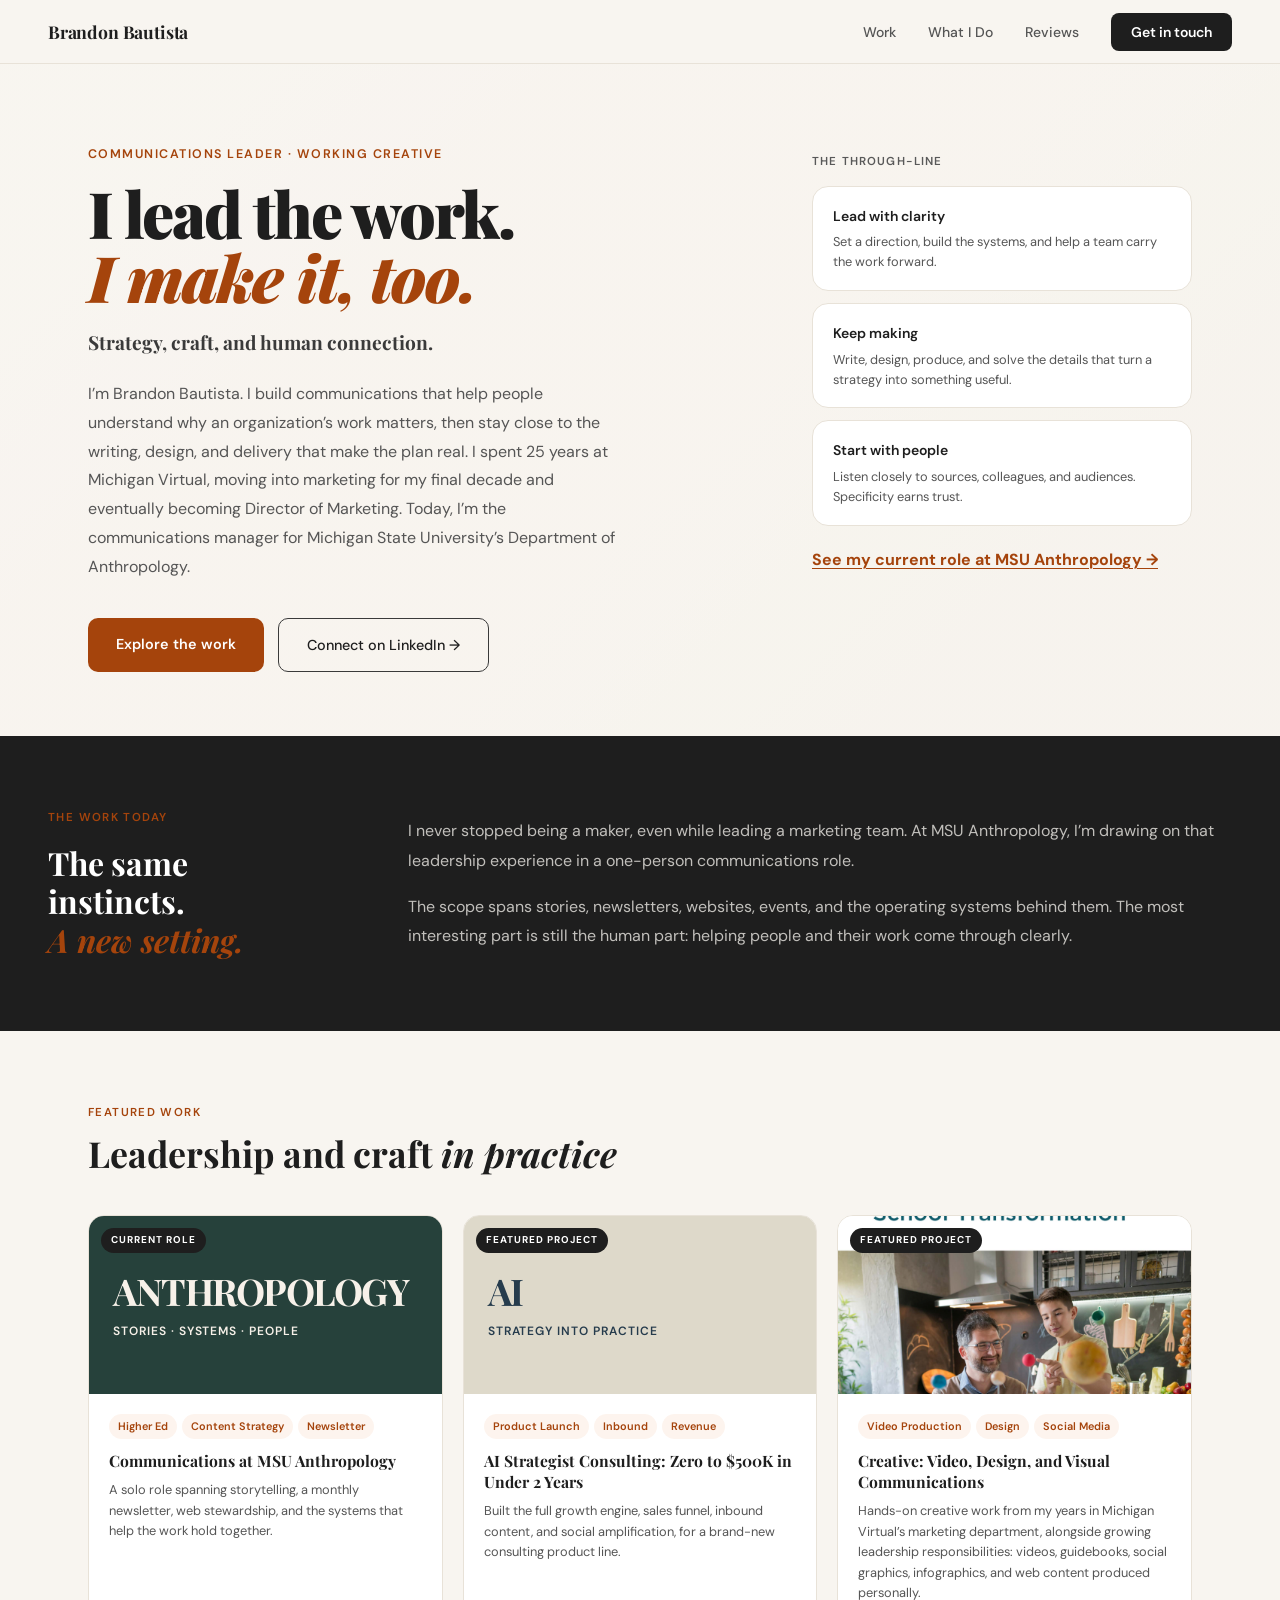
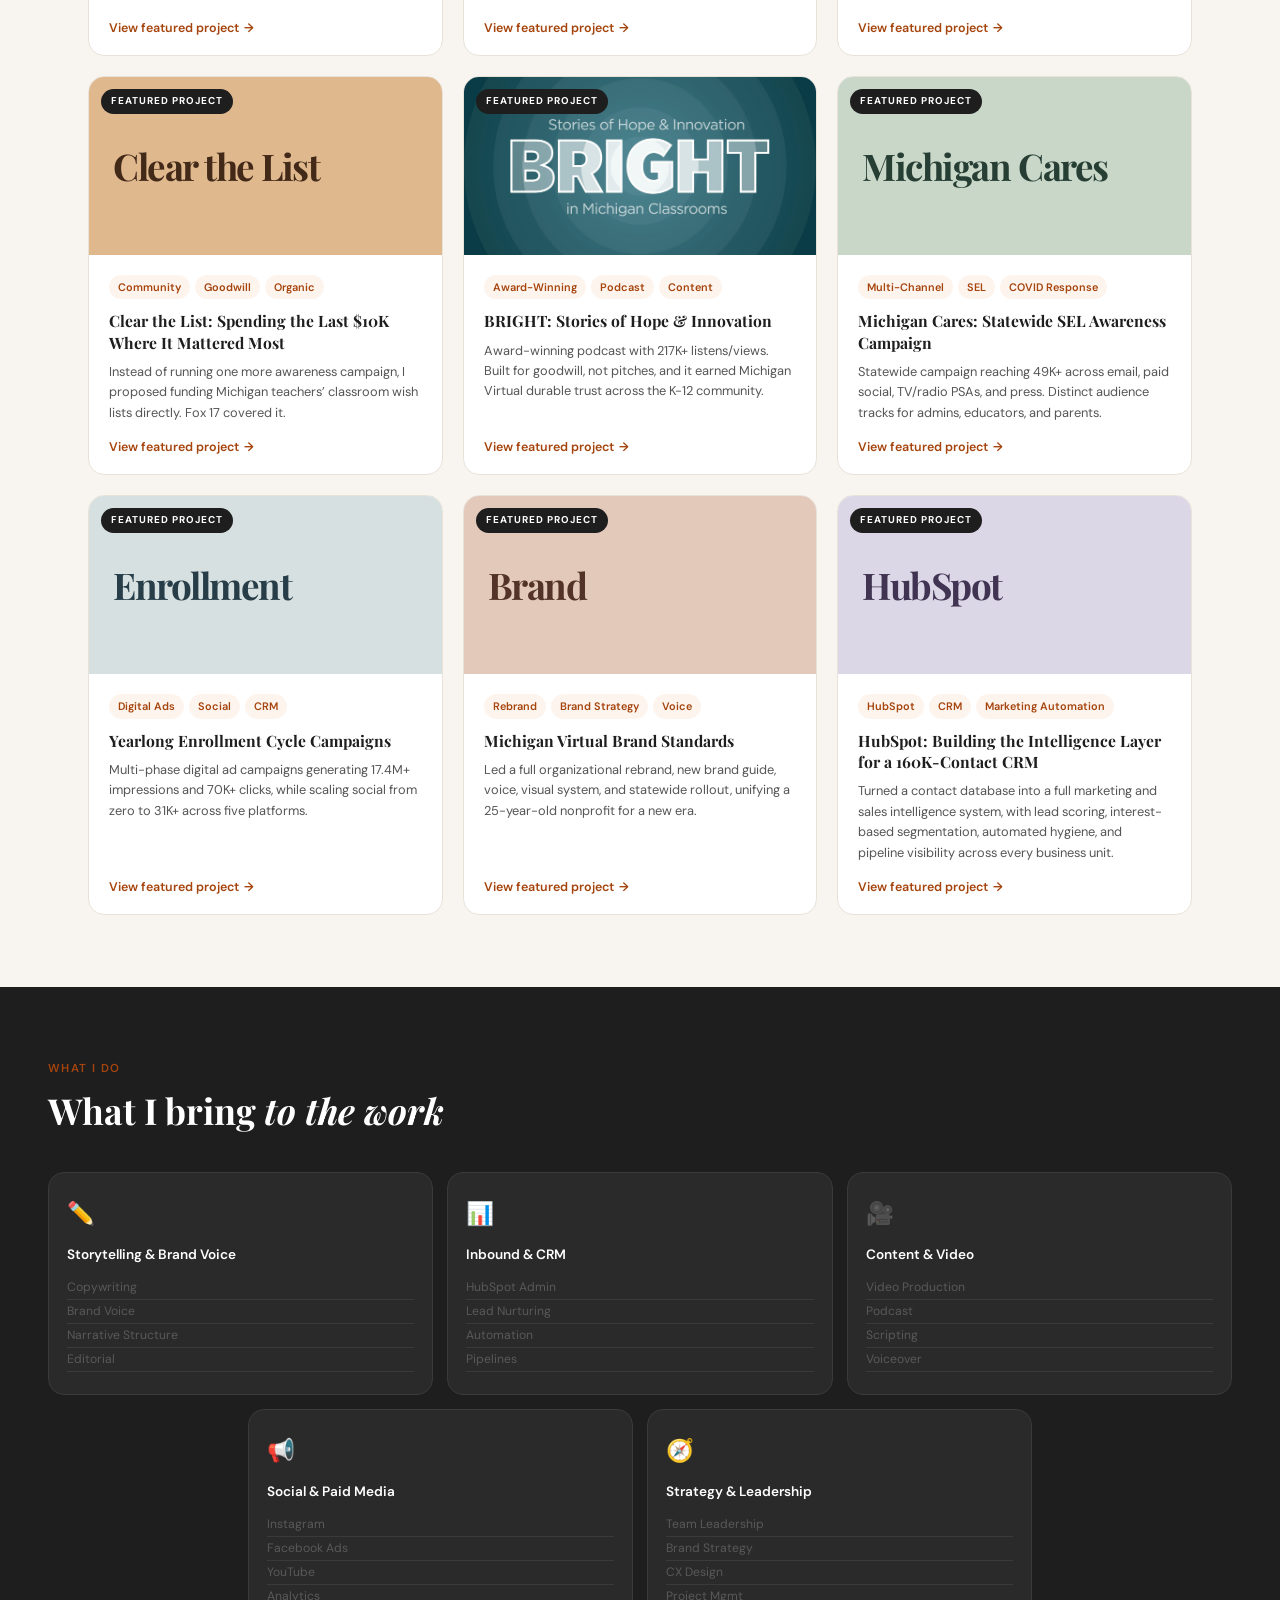
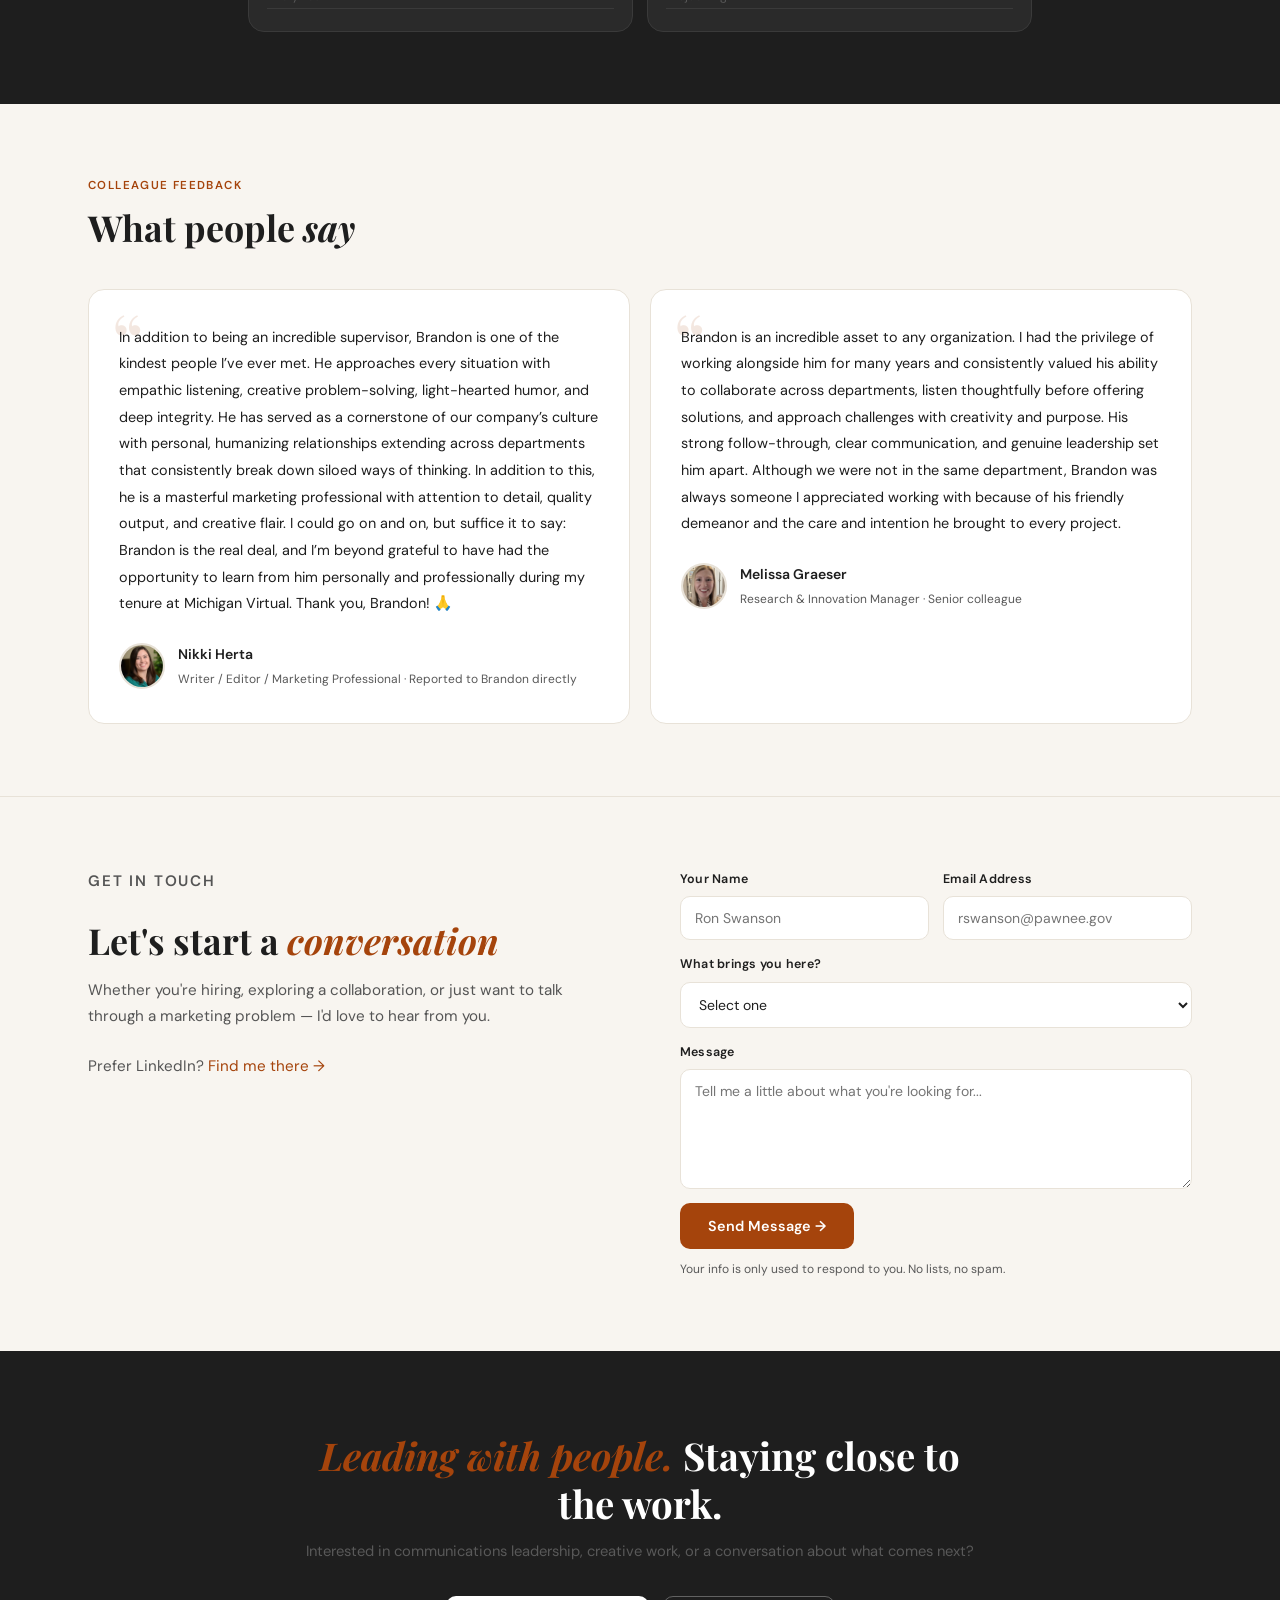
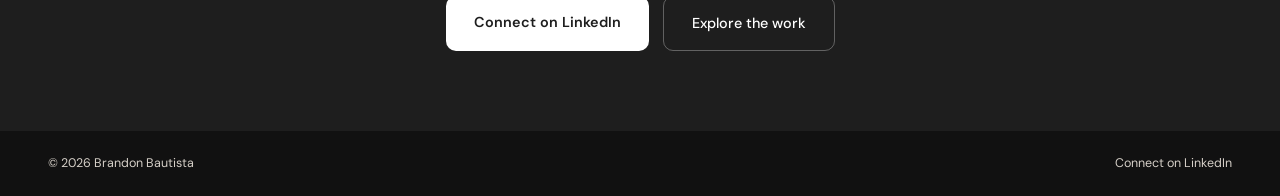
<file: index.html>
<!DOCTYPE html>
<html lang="en">
<head>
<meta charset="UTF-8">
<meta name="viewport" content="width=device-width, initial-scale=1.0">
<title>Brandon Bautista | Communications, Craft & Leadership</title>
<link rel="preconnect" href="https://fonts.googleapis.com">
<link href="https://fonts.googleapis.com/css2?family=Playfair+Display:ital,wght@0,700;0,900;1,700&family=DM+Sans:wght@300;400;500;600&display=swap" rel="stylesheet">
  <link rel="icon" type="image/png" href="favicon.png">
  <meta name="description" content="Brandon Bautista leads communications, builds the systems behind it, and stays close to creative work. Selected projects from MSU Anthropology and Michigan Virtual.">
  <meta property="og:title" content="Brandon Bautista | Communications, Craft & Leadership">
  <meta property="og:description" content="Communications leadership, hands-on craft, and stories built around people.">
  <meta property="og:type" content="website">
  <meta property="og:url" content="https://brandonbautista.com/">
  <meta name="twitter:card" content="summary_large_image">
  <meta name="twitter:title" content="Brandon Bautista | Communications, Craft & Leadership">
  <meta name="twitter:description" content="Communications leadership, hands-on craft, and stories built around people.">
  <link rel="stylesheet" href="styles.css">

</head>
<body class="home-page">
<a class="skip-link" href="#main">Skip to content</a>

<!-- NAV -->
<nav aria-label="Main navigation">
  <a href="/" class="nav-logo">Brandon Bautista</a>
  <ul class="nav-links">
    <li><a href="#work">Work</a></li>
    <li><a href="#skills">What I Do</a></li>
    <li><a href="#reviews">Reviews</a></li>
    <li><a href="#contact" class="nav-cta">Get in touch</a></li>
  </ul>
</nav>

<main id="main">
<!-- HERO -->
<div class="hero-bg">
<section class="hero" aria-labelledby="home-title">
  <div class="hero-left">
    <p class="hero-eyebrow">Communications Leader &middot; Working Creative</p>
    <h1 class="hero-name" id="home-title">I lead the work.<br><em>I make it, too.</em></h1>
    <p class="hero-tagline">Strategy, craft, and human connection.</p>
    <p class="hero-body">I’m Brandon Bautista. I build communications that help people understand why an organization’s work matters, then stay close to the writing, design, and delivery that make the plan real. I spent 25 years at Michigan Virtual, moving into marketing for my final decade and eventually becoming Director of Marketing. Today, I’m the communications manager for Michigan State University’s Department of Anthropology.</p>
    <div class="hero-actions"><a href="#work" class="btn-primary">Explore the work</a><a href="https://www.linkedin.com/in/brandonbautista/" class="btn-secondary">Connect on LinkedIn &rarr;</a></div>
  </div>
  <div class="hero-panel">
    <p class="panel-label">The through-line</p>
    <div class="philosophy-card"><strong>Lead with clarity</strong><p>Set a direction, build the systems, and help a team carry the work forward.</p></div>
    <div class="philosophy-card"><strong>Keep making</strong><p>Write, design, produce, and solve the details that turn a strategy into something useful.</p></div>
    <div class="philosophy-card"><strong>Start with people</strong><p>Listen closely to sources, colleagues, and audiences. Specificity earns trust.</p></div>
    <a class="panel-link" href="projects/msu/">See my current role at MSU Anthropology &rarr;</a>
  </div>
</section>
</div>

<!-- PHILOSOPHY CALLOUT -->
<section class="philosophy-callout" id="about"><div class="philosophy-callout-inner"><div class="callout-left"><p class="callout-label">The work today</p><h2 class="callout-heading">The same instincts.<br><em>A new setting.</em></h2></div><div class="callout-body"><p>I never stopped being a maker, even while leading a marketing team. At MSU Anthropology, I’m drawing on that leadership experience in a one-person communications role.</p><p>The scope spans stories, newsletters, websites, events, and the operating systems behind them. The most interesting part is still the human part: helping people and their work come through clearly.</p></div></div></section>

<!-- FEATURED PROJECTS -->
<section class="case-studies" id="work">
  <div class="section-header">
    <p class="section-eyebrow">Featured Work</p>
    <h2 class="section-title">Leadership and craft <em>in practice</em></h2>
  </div>
  <div class="case-grid">


    <a href="projects/msu/" class="case-card">
      <div class="case-img-wrap">
        <div class="type-art type-art-msu" aria-hidden="true">ANTHROPOLOGY<br><small>Stories · Systems · People</small></div>
        <span class="case-study-label">Current Role</span>
      </div>
      <div class="case-body">
        <div class="case-tags">
          <span class="tag">Higher Ed</span><span class="tag">Content Strategy</span><span class="tag">Newsletter</span>
        </div>
        <h3 class="case-title">Communications at MSU Anthropology</h3>
        <p class="case-desc">A solo role spanning storytelling, a monthly newsletter, web stewardship, and the systems that help the work hold together.</p>
        <span class="case-cta">View featured project</span>
      </div>
    </a>

    <a href="projects/ai/" class="case-card">
      <div class="case-img-wrap">
        <div class="type-art type-art-ai" aria-hidden="true">AI<br><small>Strategy into practice</small></div>
        <span class="case-study-label">Featured Project</span>
      </div>
      <div class="case-body">
        <div class="case-tags">
          <span class="tag">Product Launch</span><span class="tag">Inbound</span><span class="tag">Revenue</span>
        </div>
        <h3 class="case-title">AI Strategist Consulting: Zero to $500K in Under 2 Years</h3>
        <p class="case-desc">Built the full growth engine, sales funnel, inbound content, and social amplification, for a brand-new consulting product line.</p>
        <span class="case-cta">View featured project</span>
      </div>
    </a>

    <a href="projects/creative/" class="case-card">
      <div class="case-img-wrap">
        <img src="projects/creative/assets/pillars.png" alt="Cover of the Leading Innovation guidebook" loading="lazy">
        <span class="case-study-label">Featured Project</span>
      </div>
      <div class="case-body">
        <div class="case-tags">
          <span class="tag">Video Production</span><span class="tag">Design</span><span class="tag">Social Media</span>
        </div>
        <h3 class="case-title">Creative: Video, Design, and Visual Communications</h3>
        <p class="case-desc">Hands-on creative work from my years in Michigan Virtual’s marketing department, alongside growing leadership responsibilities: videos, guidebooks, social graphics, infographics, and web content produced personally.</p>
        <span class="case-cta">View featured project</span>
      </div>
    </a>

    <a href="projects/clearlist/" class="case-card">
      <div class="case-img-wrap">
        <div class="type-art type-art-clear" aria-hidden="true">Clear the List</div>
        <span class="case-study-label">Featured Project</span>
      </div>
      <div class="case-body">
        <div class="case-tags">
          <span class="tag">Community</span><span class="tag">Goodwill</span><span class="tag">Organic</span>
        </div>
        <h3 class="case-title">Clear the List: Spending the Last $10K Where It Mattered Most</h3>
        <p class="case-desc">Instead of running one more awareness campaign, I proposed funding Michigan teachers&rsquo; classroom wish lists directly. Fox 17 covered it.</p>
        <span class="case-cta">View featured project</span>
      </div>
    </a>

    <a href="projects/bright/" class="case-card">
      <div class="case-img-wrap">
        <img src="images/bright.jpg" alt="BRIGHT podcast artwork" loading="lazy">
        <span class="case-study-label">Featured Project</span>
      </div>
      <div class="case-body">
        <div class="case-tags">
          <span class="tag">Award-Winning</span><span class="tag">Podcast</span><span class="tag">Content</span>
        </div>
        <h3 class="case-title">BRIGHT: Stories of Hope &amp; Innovation</h3>
        <p class="case-desc">Award-winning podcast with 217K+ listens/views. Built for goodwill, not pitches, and it earned Michigan Virtual durable trust across the K-12 community.</p>
        <span class="case-cta">View featured project</span>
      </div>
    </a>

    <a href="projects/michigancares/" class="case-card">
      <div class="case-img-wrap">
        <div class="type-art type-art-cares" aria-hidden="true">Michigan Cares</div>
        <span class="case-study-label">Featured Project</span>
      </div>
      <div class="case-body">
        <div class="case-tags">
          <span class="tag">Multi-Channel</span><span class="tag">SEL</span><span class="tag">COVID Response</span>
        </div>
        <h3 class="case-title">Michigan Cares: Statewide SEL Awareness Campaign</h3>
        <p class="case-desc">Statewide campaign reaching 49K+ across email, paid social, TV/radio PSAs, and press. Distinct audience tracks for admins, educators, and parents.</p>
        <span class="case-cta">View featured project</span>
      </div>
    </a>

    <a href="projects/enrollment/" class="case-card">
      <div class="case-img-wrap">
        <div class="type-art type-art-enrollment" aria-hidden="true">Enrollment</div>
        <span class="case-study-label">Featured Project</span>
      </div>
      <div class="case-body">
        <div class="case-tags">
          <span class="tag">Digital Ads</span><span class="tag">Social</span><span class="tag">CRM</span>
        </div>
        <h3 class="case-title">Yearlong Enrollment Cycle Campaigns</h3>
        <p class="case-desc">Multi-phase digital ad campaigns generating 17.4M+ impressions and 70K+ clicks, while scaling social from zero to 31K+ across five platforms.</p>
        <span class="case-cta">View featured project</span>
      </div>
    </a>

    <a href="projects/brand/" class="case-card">
      <div class="case-img-wrap">
        <div class="type-art type-art-brand" aria-hidden="true">Brand</div>
        <span class="case-study-label">Featured Project</span>
      </div>
      <div class="case-body">
        <div class="case-tags">
          <span class="tag">Rebrand</span><span class="tag">Brand Strategy</span><span class="tag">Voice</span>
        </div>
        <h3 class="case-title">Michigan Virtual Brand Standards</h3>
        <p class="case-desc">Led a full organizational rebrand, new brand guide, voice, visual system, and statewide rollout, unifying a 25-year-old nonprofit for a new era.</p>
        <span class="case-cta">View featured project</span>
      </div>
    </a>

    <a href="projects/hubspot/" class="case-card">
      <div class="case-img-wrap">
        <div class="type-art type-art-hubspot" aria-hidden="true">HubSpot</div>
        <span class="case-study-label">Featured Project</span>
      </div>
      <div class="case-body">
        <div class="case-tags">
          <span class="tag">HubSpot</span><span class="tag">CRM</span><span class="tag">Marketing Automation</span>
        </div>
        <h3 class="case-title">HubSpot: Building the Intelligence Layer for a 160K-Contact CRM</h3>
        <p class="case-desc">Turned a contact database into a full marketing and sales intelligence system, with lead scoring, interest-based segmentation, automated hygiene, and pipeline visibility across every business unit.</p>
        <span class="case-cta">View featured project</span>
      </div>
    </a>

  </div>
</section>

<!-- SKILLS -->
<section class="skills-section" id="skills">
  <div class="skills-inner">
    <div class="section-header">
      <p class="section-eyebrow">What I Do</p>
      <h2 class="section-title">What I bring <em>to the work</em></h2>
    </div>
    <div class="skills-grid">
      <div class="skills-row skills-row--three">
        <div class="skill-card">
          <span class="skill-icon">✏️</span>
          <div class="skill-name">Storytelling &amp; Brand Voice</div>
          <ul class="skill-list">
            <li>Copywriting</li><li>Brand Voice</li><li>Narrative Structure</li><li>Editorial</li>
          </ul>
        </div>
        <div class="skill-card">
          <span class="skill-icon">📊</span>
          <div class="skill-name">Inbound &amp; CRM</div>
          <ul class="skill-list">
            <li>HubSpot Admin</li><li>Lead Nurturing</li><li>Automation</li><li>Pipelines</li>
          </ul>
        </div>
        <div class="skill-card">
          <span class="skill-icon">🎥</span>
          <div class="skill-name">Content &amp; Video</div>
          <ul class="skill-list">
            <li>Video Production</li><li>Podcast</li><li>Scripting</li><li>Voiceover</li>
          </ul>
        </div>
      </div>
      <div class="skills-row skills-row--two">
        <div class="skill-card">
          <span class="skill-icon">📢</span>
          <div class="skill-name">Social &amp; Paid Media</div>
          <ul class="skill-list">
            <li>Instagram</li><li>Facebook Ads</li><li>YouTube</li><li>Analytics</li>
          </ul>
        </div>
        <div class="skill-card">
          <span class="skill-icon">🧭</span>
          <div class="skill-name">Strategy &amp; Leadership</div>
          <ul class="skill-list">
            <li>Team Leadership</li><li>Brand Strategy</li><li>CX Design</li><li>Project Mgmt</li>
          </ul>
        </div>
      </div>
    </div>
  </div>
</section>

<!-- TESTIMONIALS -->
<section class="testimonials" id="reviews">
  <div class="section-header">
    <p class="section-eyebrow">Colleague Feedback</p>
    <h2 class="section-title">What people <em>say</em></h2>
  </div>
  <div class="testimonial-grid">

    <div class="testimonial-card">
      <p class="testimonial-text">
        In addition to being an incredible supervisor, Brandon is one of the kindest people I&rsquo;ve ever met. He approaches every situation with empathic listening, creative problem-solving, light-hearted humor, and deep integrity. He has served as a cornerstone of our company&rsquo;s culture with personal, humanizing relationships extending across departments that consistently break down siloed ways of thinking. In addition to this, he is a masterful marketing professional with attention to detail, quality output, and creative flair. I could go on and on, but suffice it to say: Brandon is the real deal, and I&rsquo;m beyond grateful to have had the opportunity to learn from him personally and professionally during my tenure at Michigan Virtual. Thank you, Brandon! 🙏
      </p>
      <div class="testimonial-person">
        <img src="images/nikki.jpeg" alt="Nikki Herta" class="testimonial-avatar" loading="lazy">
        <div>
          <div class="testimonial-name">Nikki Herta</div>
          <div class="testimonial-role">Writer / Editor / Marketing Professional &middot; Reported to Brandon directly</div>
        </div>
      </div>
    </div>

    <div class="testimonial-card">
      <p class="testimonial-text">
        Brandon is an incredible asset to any organization. I had the privilege of working alongside him for many years and consistently valued his ability to collaborate across departments, listen thoughtfully before offering solutions, and approach challenges with creativity and purpose. His strong follow-through, clear communication, and genuine leadership set him apart. Although we were not in the same department, Brandon was always someone I appreciated working with because of his friendly demeanor and the care and intention he brought to every project.
      </p>
      <div class="testimonial-person">
        <img src="images/melissa.jpeg" alt="Melissa Graeser" class="testimonial-avatar" loading="lazy">
        <div>
          <div class="testimonial-name">Melissa Graeser</div>
          <div class="testimonial-role">Research &amp; Innovation Manager &middot; Senior colleague</div>
        </div>
      </div>
    </div>

  </div>
</section>

<!-- CONTACT -->
<section id="contact" style="background: var(--cream); border-top: 1px solid var(--cream-dark);">
  <div class="contact-section">
    <div class="contact-left">
      <p class="section-eyebrow">Get In Touch</p>
      <h2>Let's start a <em>conversation</em></h2>
      <p>Whether you're hiring, exploring a collaboration, or just want to talk through a marketing problem — I'd love to hear from you.</p>
      <p class="contact-alt">Prefer LinkedIn? <a href="https://www.linkedin.com/in/brandonbautista/" target="_blank">Find me there &rarr;</a></p>
    </div>
    <form class="contact-form" action="https://formspree.io/f/xgodwnoz" method="POST">
      <input type="hidden" name="_next" value="https://brandonbautista.com/?sent=true">
      <input type="hidden" name="_subject" value="New message from brandonbautista.com">
      <div class="form-row">
        <div class="form-group">
          <label for="name">Your Name</label>
          <input type="text" id="name" name="name" placeholder="Ron Swanson" required>
        </div>
        <div class="form-group">
          <label for="email">Email Address</label>
          <input type="email" id="email" name="email" placeholder="rswanson@pawnee.gov" required>
        </div>
      </div>
      <div class="form-group">
        <label for="reason">What brings you here?</label>
        <select id="reason" name="reason">
          <option value="">Select one</option>
          <option value="hiring">I'm hiring / recruiting</option>
          <option value="freelance">Freelance or consulting project</option>
          <option value="collaboration">Collaboration or partnership</option>
          <option value="other">Just saying hello</option>
        </select>
      </div>
      <div class="form-group">
        <label for="message">Message</label>
        <textarea id="message" name="message" placeholder="Tell me a little about what you're looking for..." required></textarea>
      </div>
      <button type="submit" class="form-submit">Send Message &rarr;</button>
      <p class="form-note">Your info is only used to respond to you. No lists, no spam.</p>
    </form>
  </div>
</section>

<script>
  // Show a thank-you note if redirected back after Formspree submission
  if (window.location.search.includes('sent=true')) {
    const note = document.createElement('p');
    note.textContent = "Thanks! I'll be in touch soon.";
    note.style.cssText = 'color:var(--orange);font-weight:600;font-size:0.9rem;margin-top:12px;';
    const form = document.querySelector('.contact-form');
    if (form) form.insertAdjacentElement('afterend', note);
  }
</script>

<!-- CTA FOOTER -->
<section class="cta-footer">
  <h2><em>Leading with people.</em> Staying close to the work.</h2>
  <p>Interested in communications leadership, creative work, or a conversation about what comes next?</p>
  <div class="cta-actions">
    <a href="https://www.linkedin.com/in/brandonbautista/" class="btn-white">Connect on LinkedIn</a>
    <a href="#work" class="btn-outline-white">Explore the work</a>
  </div>
</section>

</main>
<!-- FOOTER -->
<footer>
  <p>&copy; 2026 Brandon Bautista</p>
  <a href="https://www.linkedin.com/in/brandonbautista/">Connect on LinkedIn</a>
</footer>

</body>
</html>
</file>
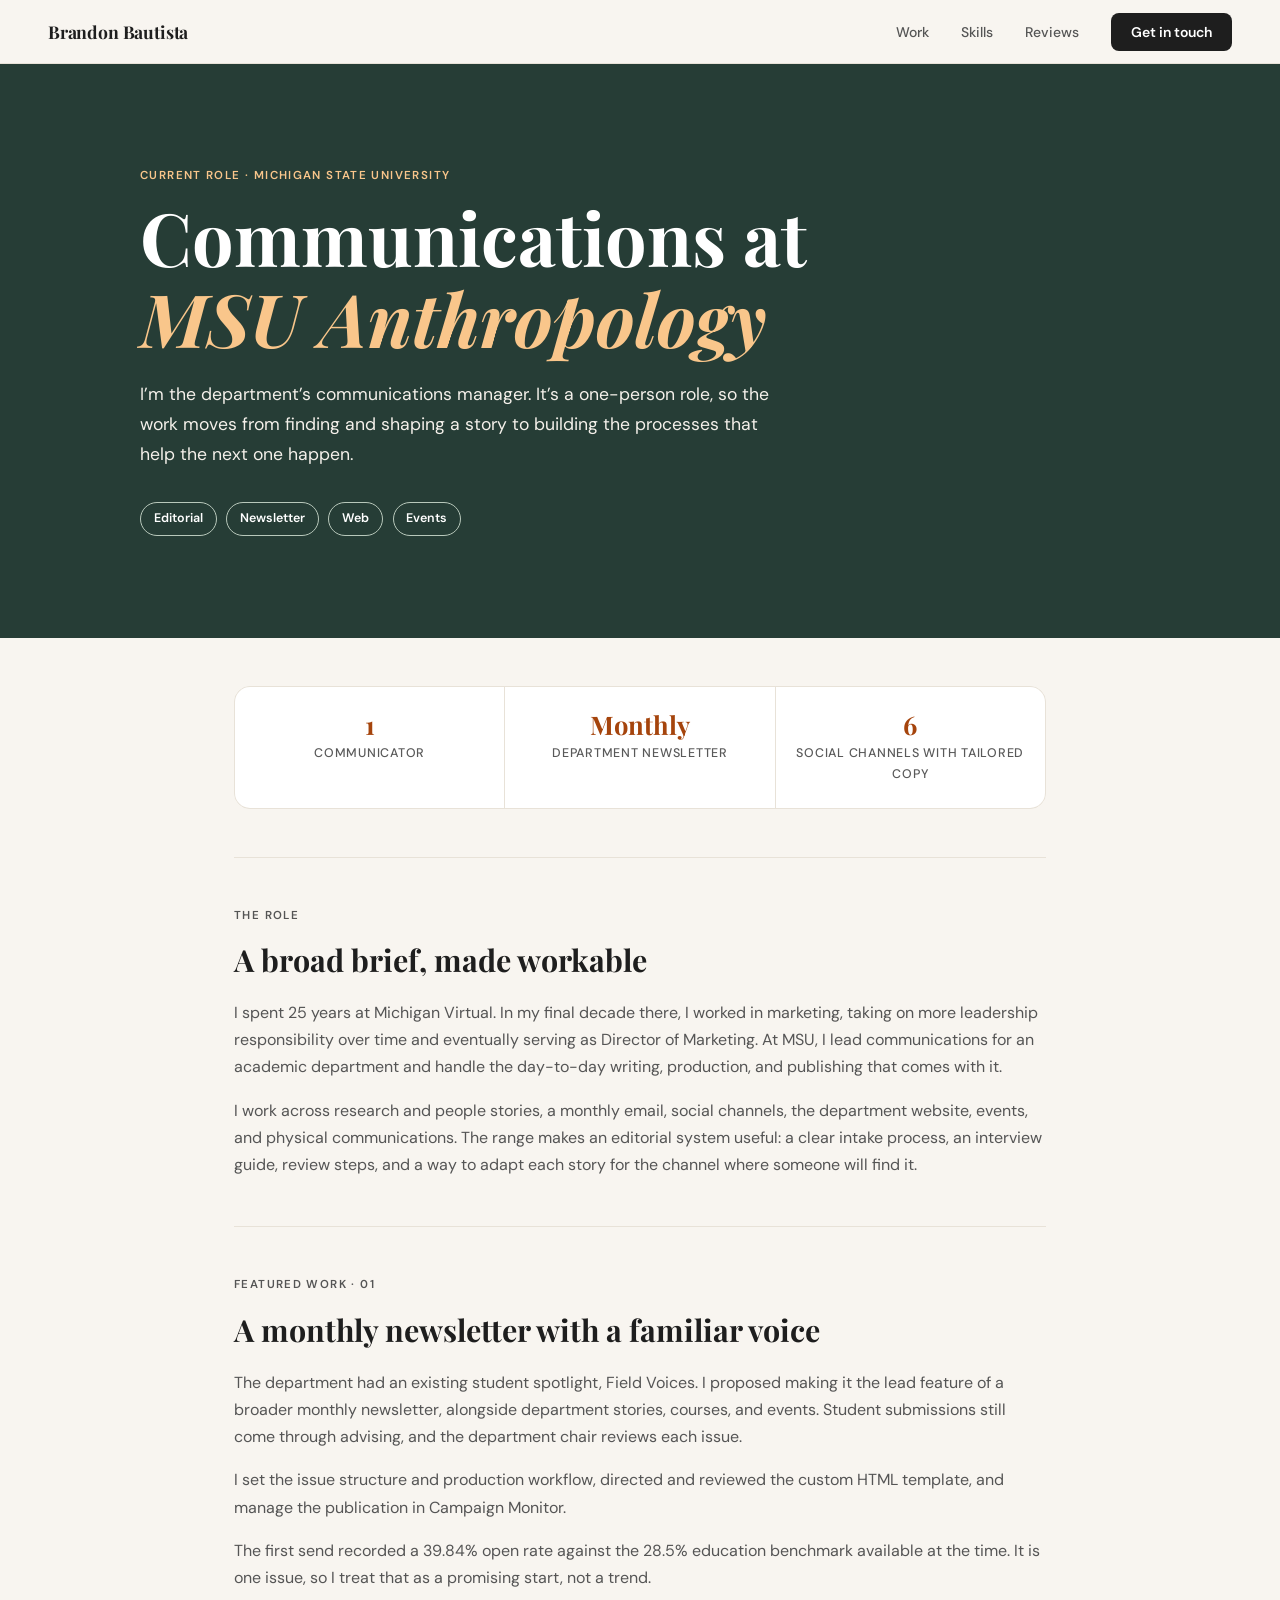
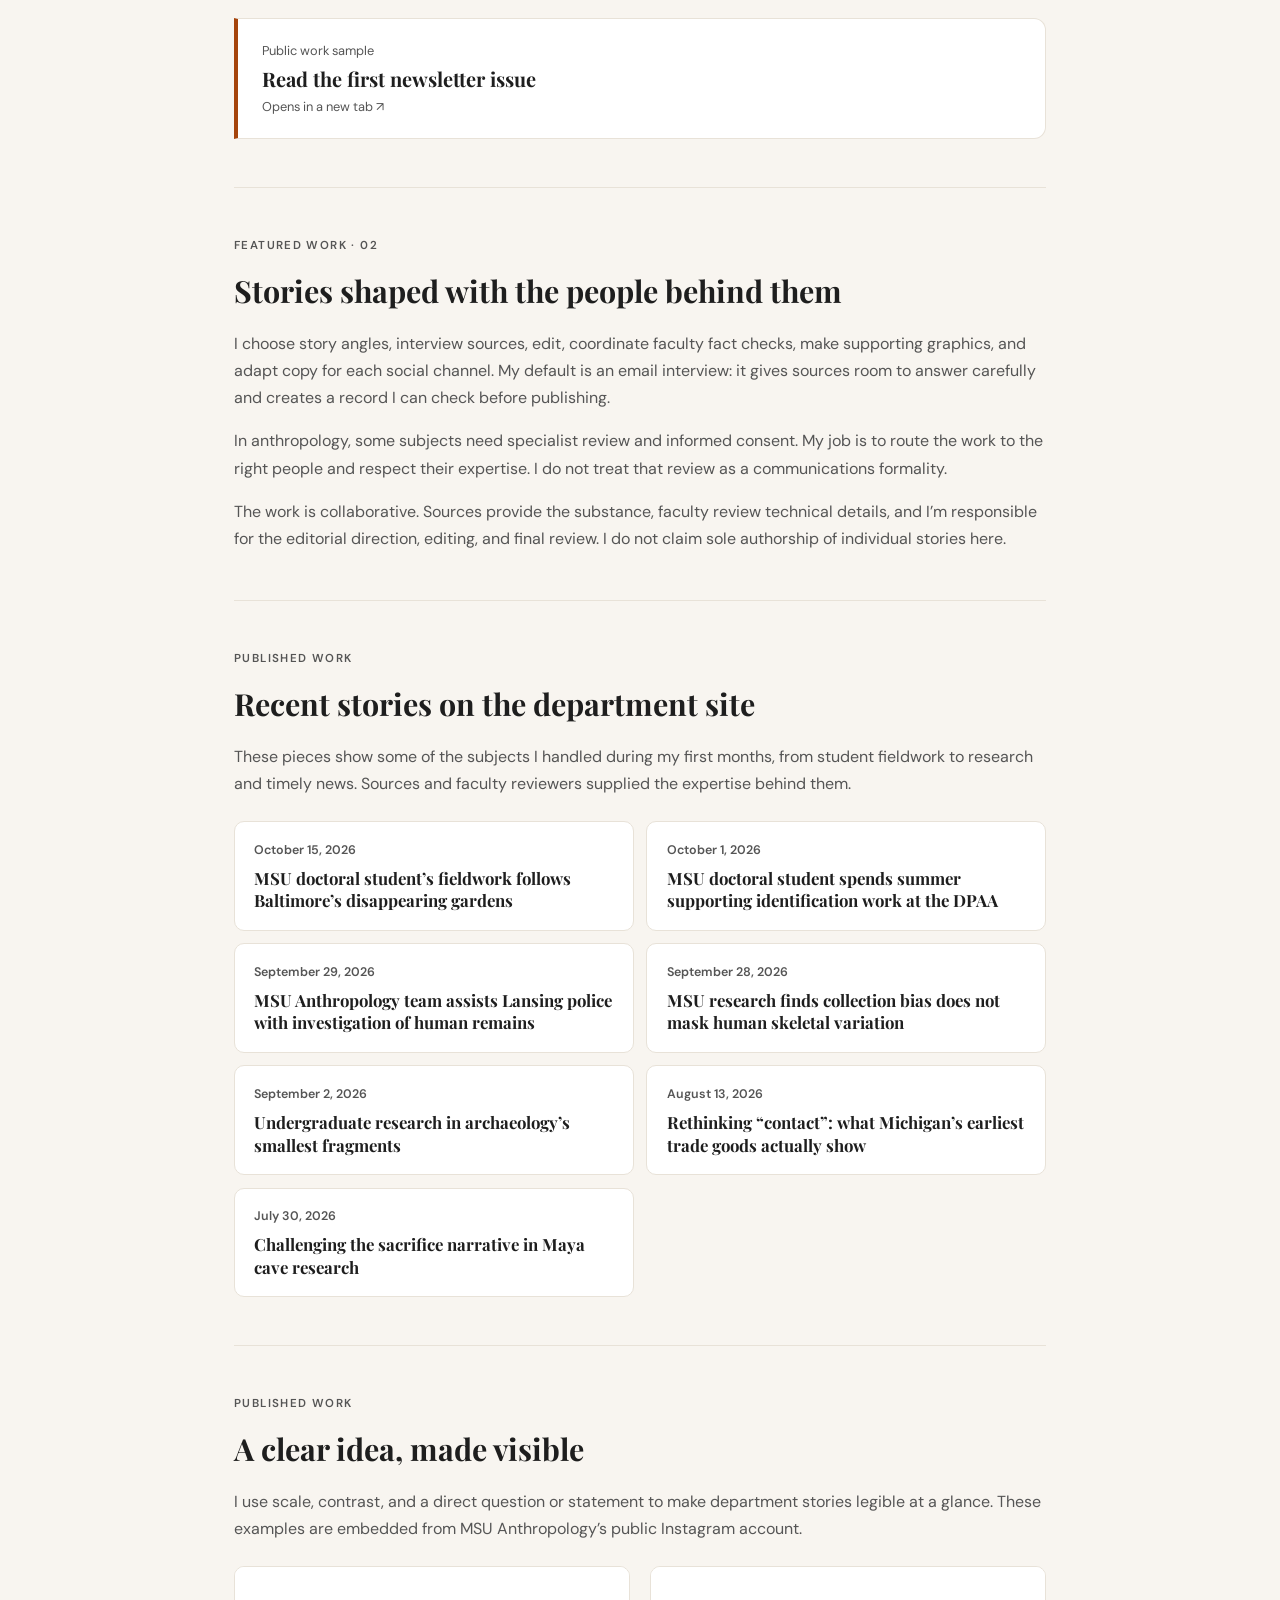
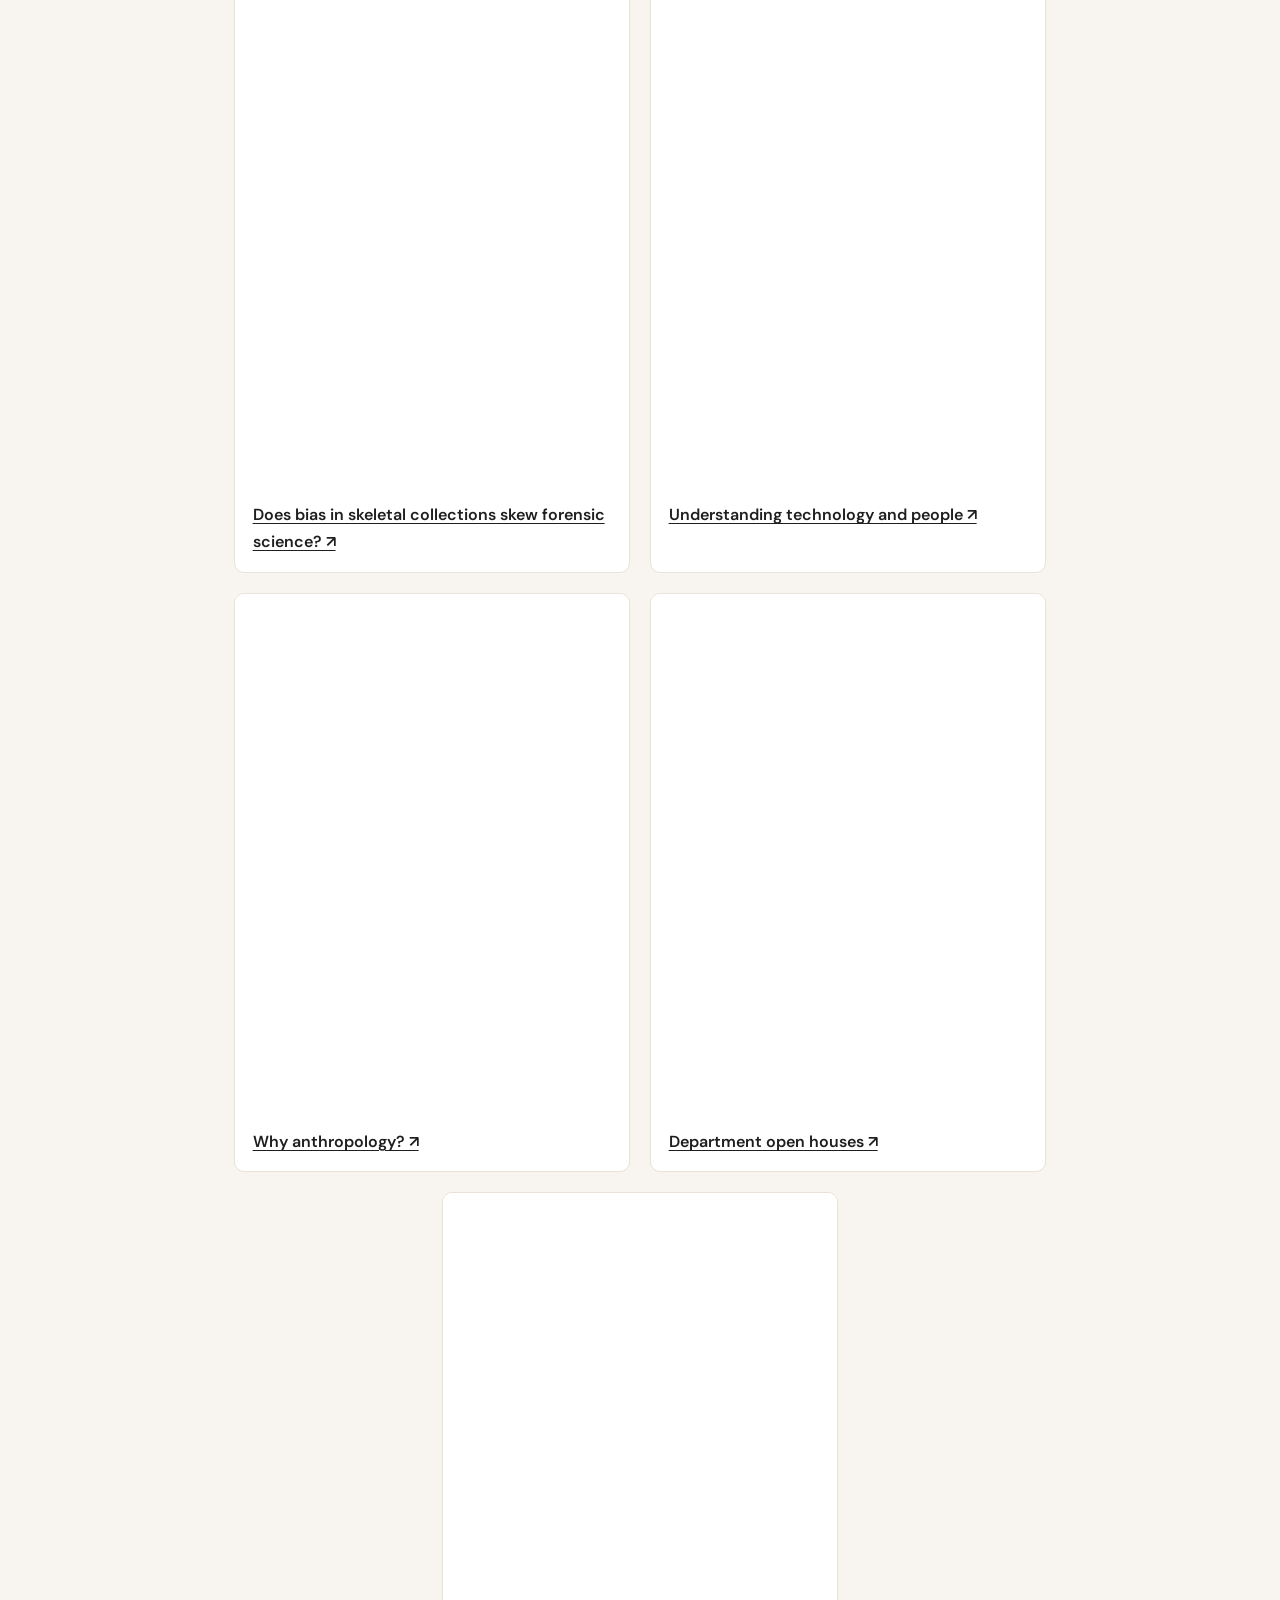
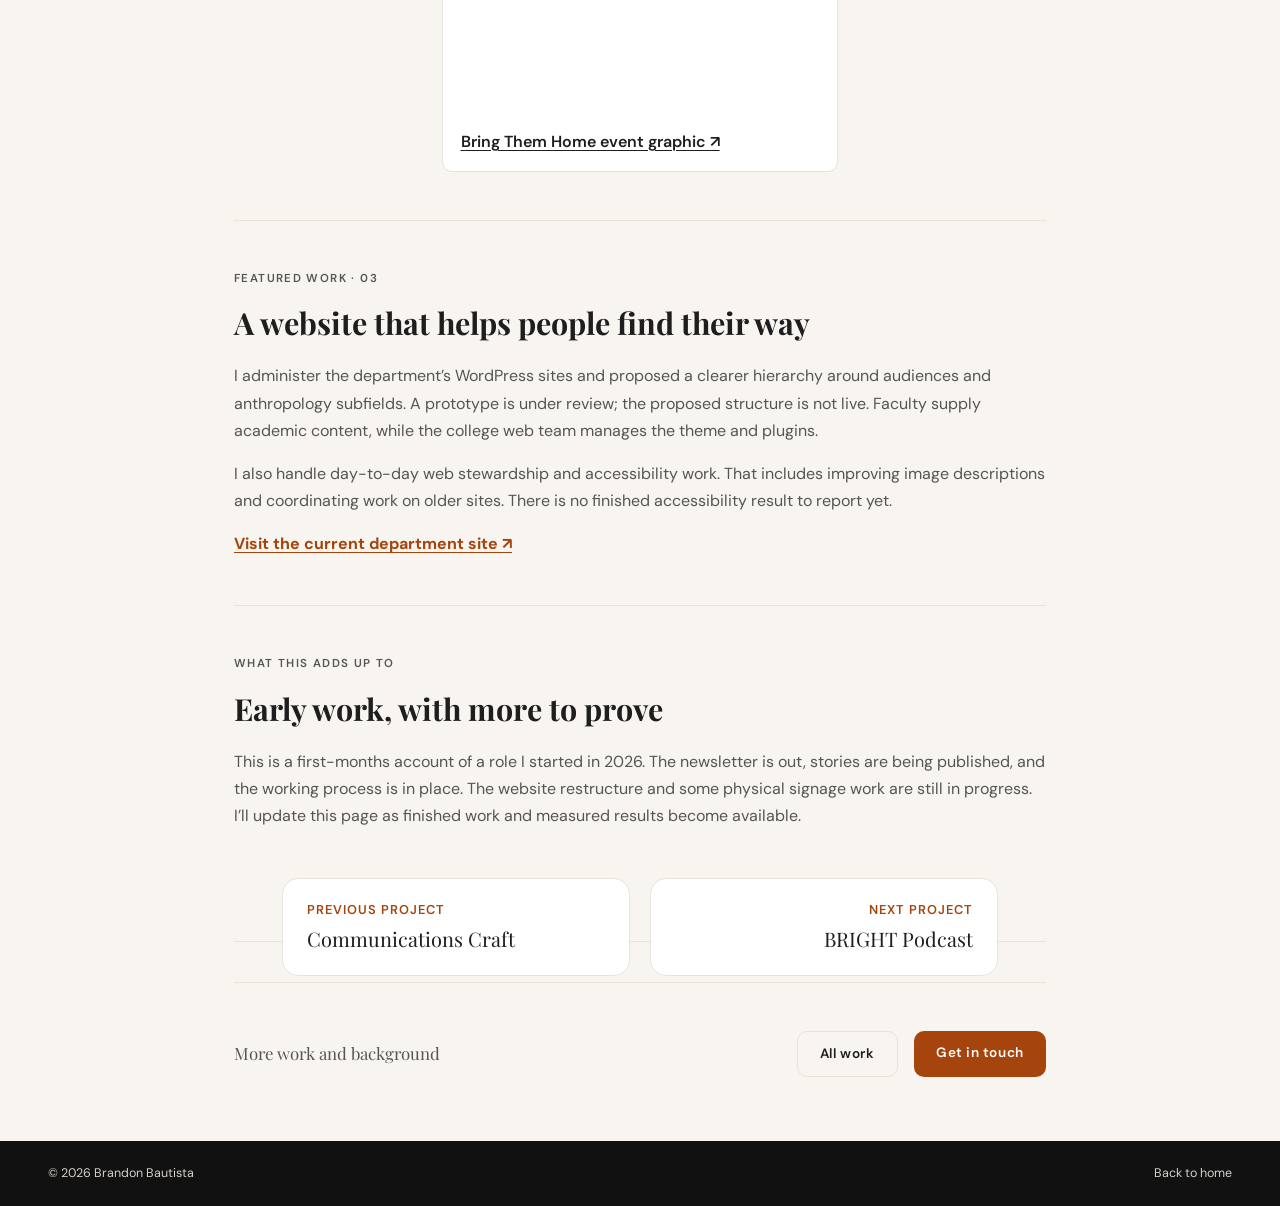
<file: projects/msu/index.html>
<!DOCTYPE html>
<html lang="en">
<head>
  <meta charset="UTF-8" />
  <meta name="viewport" content="width=device-width, initial-scale=1.0" />
  <title>MSU Anthropology Communications | Brandon Bautista</title>
  <link rel="icon" type="image/png" href="../../favicon.png" />
  <meta name="description" content="A look at communications work for MSU Anthropology: a monthly newsletter, editorial process, web stewardship, and stories built with care." />
  <meta property="og:title" content="MSU Anthropology Communications | Brandon Bautista" />
  <meta property="og:description" content="Communications work for MSU Anthropology, from a monthly newsletter to editorial and web stewardship." />
  <meta property="og:type" content="website" />
  <meta property="og:url" content="https://brandonbautista.com/projects/msu/" />
  <meta name="twitter:card" content="summary_large_image" />
  <meta name="twitter:title" content="MSU Anthropology Communications | Brandon Bautista" />
  <meta name="twitter:description" content="Communications work for MSU Anthropology, from a monthly newsletter to editorial and web stewardship." />
  <link rel="preconnect" href="https://fonts.googleapis.com" />
  <link rel="preconnect" href="https://fonts.gstatic.com" crossorigin />
  <link href="https://fonts.googleapis.com/css2?family=Playfair+Display:ital,wght@0,400;0,600;0,700;1,400&family=DM+Sans:wght@300;400;500;600&display=swap" rel="stylesheet" />
  <link rel="stylesheet" href="../../styles.css">

</head>
<body class="project-page msu-page">
<a class="skip-link" href="#main">Skip to content</a>

<!-- NAV -->
<nav aria-label="Main navigation">
  <a href="/" class="nav-logo">Brandon Bautista</a>
  <ul class="nav-links">
    <li><a href="/#work">Work</a></li>
    <li><a href="/#skills">Skills</a></li>
    <li><a href="/#reviews">Reviews</a></li>
    <li><a href="/#contact" class="nav-cta">Get in touch</a></li>
  </ul>
</nav>

<main id="main">
  <header class="msu-hero">
    <div class="msu-hero-inner"><p class="section-label">Current role · Michigan State University</p><h1>Communications at <em>MSU Anthropology</em></h1><p>I’m the department’s communications manager. It’s a one-person role, so the work moves from finding and shaping a story to building the processes that help the next one happen.</p><div class="msu-tags"><span>Editorial</span><span>Newsletter</span><span>Web</span><span>Events</span></div></div>
  </header>
  <div class="case-body">
    <div class="glance" aria-label="At a glance">
      <div class="glance-item"><div class="glance-value">1</div><div class="glance-label">Communicator</div></div>
      <div class="glance-item"><div class="glance-value">Monthly</div><div class="glance-label">Department newsletter</div></div>
      <div class="glance-item"><div class="glance-value">6</div><div class="glance-label">Social channels with tailored copy</div></div>
    </div>
    <section class="prose-section"><p class="section-label">The role</p><h2 class="section-title">A broad brief, made workable</h2><p>I spent 25 years at Michigan Virtual. In my final decade there, I worked in marketing, taking on more leadership responsibility over time and eventually serving as Director of Marketing. At MSU, I lead communications for an academic department and handle the day-to-day writing, production, and publishing that comes with it.</p><p>I work across research and people stories, a monthly email, social channels, the department website, events, and physical communications. The range makes an editorial system useful: a clear intake process, an interview guide, review steps, and a way to adapt each story for the channel where someone will find it.</p></section>
    <section class="prose-section"><p class="section-label">Featured work · 01</p><h2 class="section-title">A monthly newsletter with a familiar voice</h2><p>The department had an existing student spotlight, Field Voices. I proposed making it the lead feature of a broader monthly newsletter, alongside department stories, courses, and events. Student submissions still come through advising, and the department chair reviews each issue.</p><p>I set the issue structure and production workflow, directed and reviewed the custom HTML template, and manage the publication in Campaign Monitor.</p><p>The first send recorded a 39.84% open rate against the 28.5% education benchmark available at the time. It is one issue, so I treat that as a promising start, not a trend.</p><a class="sample-link" href="https://createsend.com/t/y-34694951E929F2B72540EF23F30FEDED" target="_blank" rel="noopener noreferrer"><span>Public work sample</span><strong>Read the first newsletter issue</strong><span>Opens in a new tab ↗</span></a></section>
    <section class="prose-section"><p class="section-label">Featured work · 02</p><h2 class="section-title">Stories shaped with the people behind them</h2><p>I choose story angles, interview sources, edit, coordinate faculty fact checks, make supporting graphics, and adapt copy for each social channel. My default is an email interview: it gives sources room to answer carefully and creates a record I can check before publishing.</p><p>In anthropology, some subjects need specialist review and informed consent. My job is to route the work to the right people and respect their expertise. I do not treat that review as a communications formality.</p><p>The work is collaborative. Sources provide the substance, faculty review technical details, and I’m responsible for the editorial direction, editing, and final review. I do not claim sole authorship of individual stories here.</p></section>
    <section class="prose-section" aria-labelledby="stories-title">
      <p class="section-label">Published work</p>
      <h2 class="section-title" id="stories-title">Recent stories on the department site</h2>
      <p>These pieces show some of the subjects I handled during my first months, from student fieldwork to research and timely news. Sources and faculty reviewers supplied the expertise behind them.</p>
      <ul class="story-links">
        <li><a href="https://anthropology.msu.edu/2026/10/15/msu-doctoral-students-fieldwork-follows-baltimores-disappearing-gardens/"><time datetime="2026-10-15">October 15, 2026</time><span>MSU doctoral student’s fieldwork follows Baltimore’s disappearing gardens</span></a></li>
        <li><a href="https://anthropology.msu.edu/2026/10/01/msu-doctoral-student-spends-summer-supporting-identification-work-at-the-dpaa/"><time datetime="2026-10-01">October 1, 2026</time><span>MSU doctoral student spends summer supporting identification work at the DPAA</span></a></li>
        <li><a href="https://anthropology.msu.edu/2026/09/29/msu-anthropology-team-assists-lansing-police-with-investigation-of-human-remains/"><time datetime="2026-09-29">September 29, 2026</time><span>MSU Anthropology team assists Lansing police with investigation of human remains</span></a></li>
        <li><a href="https://anthropology.msu.edu/2026/09/28/msu-research-finds-collection-bias-does-not-mask-human-skeletal-variation/"><time datetime="2026-09-28">September 28, 2026</time><span>MSU research finds collection bias does not mask human skeletal variation</span></a></li>
        <li><a href="https://anthropology.msu.edu/2026/09/02/msu-anthropology-senior-megan-berry-finds-big-questions-in-archaeologys-smallest-fragments/"><time datetime="2026-09-02">September 2, 2026</time><span>Undergraduate research in archaeology’s smallest fragments</span></a></li>
        <li><a href="https://anthropology.msu.edu/2026/08/13/rethinking-contact-what-michigans-earliest-trade-goods-actually-show/"><time datetime="2026-08-13">August 13, 2026</time><span>Rethinking “contact”: what Michigan’s earliest trade goods actually show</span></a></li>
        <li><a href="https://anthropology.msu.edu/2026/07/30/challenging-the-sacrifice-narrative-in-maya-cave-research/"><time datetime="2026-07-30">July 30, 2026</time><span>Challenging the sacrifice narrative in Maya cave research</span></a></li>
      </ul>
    </section>
    <section class="prose-section" aria-labelledby="social-title">
      <p class="section-label">Published work</p>
      <h2 class="section-title" id="social-title">A clear idea, made visible</h2>
      <p>I use scale, contrast, and a direct question or statement to make department stories legible at a glance. These examples are embedded from MSU Anthropology’s public Instagram account.</p>
      <div class="social-art-gallery">
        <figure class="social-art-card">
          <iframe src="https://www.instagram.com/p/Dd1kKNMF4q1/embed/" title="MSU Anthropology graphic asking whether bias in skeletal collections skews forensic science" loading="lazy"></iframe>
          <figcaption><a href="https://www.instagram.com/msuanthropology/p/Dd1kKNMF4q1/" target="_blank" rel="noopener noreferrer">Does bias in skeletal collections skew forensic science? ↗</a></figcaption>
        </figure>
        <figure class="social-art-card">
          <iframe src="https://www.instagram.com/p/DdJyqN2j8Ie/embed/" title="MSU Anthropology graphic about understanding technology and people" loading="lazy"></iframe>
          <figcaption><a href="https://www.instagram.com/msuanthropology/p/DdJyqN2j8Ie/" target="_blank" rel="noopener noreferrer">Understanding technology and people ↗</a></figcaption>
        </figure>
        <figure class="social-art-card">
          <iframe src="https://www.instagram.com/p/DcwLfu2lCoA/embed/" title="MSU Anthropology faculty responses to the question Why anthropology" loading="lazy"></iframe>
          <figcaption><a href="https://www.instagram.com/msuanthropology/p/DcwLfu2lCoA/" target="_blank" rel="noopener noreferrer">Why anthropology? ↗</a></figcaption>
        </figure>
        <figure class="social-art-card">
          <iframe src="https://www.instagram.com/p/DeewGmzF8lk/embed/" title="MSU Anthropology open house promotional graphic" loading="lazy"></iframe>
          <figcaption><a href="https://www.instagram.com/msuanthropology/p/DeewGmzF8lk/" target="_blank" rel="noopener noreferrer">Department open houses ↗</a></figcaption>
        </figure>
        <figure class="social-art-card">
          <iframe src="https://www.instagram.com/p/Dej4urpl67C/embed/" title="MSU Anthropology graphic promoting a Tribal panel on repatriation and a documentary screening" loading="lazy"></iframe>
          <figcaption><a href="https://www.instagram.com/msuanthropology/p/Dej4urpl67C/" target="_blank" rel="noopener noreferrer">Bring Them Home event graphic ↗</a></figcaption>
        </figure>
      </div>
    </section>
    <section class="prose-section"><p class="section-label">Featured work · 03</p><h2 class="section-title">A website that helps people find their way</h2><p>I administer the department’s WordPress sites and proposed a clearer hierarchy around audiences and anthropology subfields. A prototype is under review; the proposed structure is not live. Faculty supply academic content, while the college web team manages the theme and plugins.</p><p>I also handle day-to-day web stewardship and accessibility work. That includes improving image descriptions and coordinating work on older sites. There is no finished accessibility result to report yet.</p><a class="text-link" href="https://anthropology.msu.edu/" target="_blank" rel="noopener noreferrer">Visit the current department site ↗</a></section>
    <section class="prose-section"><p class="section-label">What this adds up to</p><h2 class="section-title">Early work, with more to prove</h2><p>This is a first-months account of a role I started in 2026. The newsletter is out, stories are being published, and the working process is in place. The website restructure and some physical signage work are still in progress. I’ll update this page as finished work and measured results become available.</p></section>
    <nav class="project-nav" aria-label="More projects"><a href="../creative/" class="nav-prev"><span class="nav-label">Previous project</span><span class="nav-title">Communications Craft</span></a><a href="../bright/" class="nav-next"><span class="nav-label">Next project</span><span class="nav-title">BRIGHT Podcast</span></a></nav>
    <div class="cta-strip"><span class="cta-strip-left">More work and background</span><div class="btn-set"><a href="/" class="btn btn-ghost">All work</a><a href="/#contact" class="btn btn-primary">Get in touch</a></div></div>
  </div>
</main>

<footer>
  <p>&copy; 2026 Brandon Bautista</p>
  <a href="/">Back to home</a>
</footer>

</body>
</html>
</file>
<file: styles.css>
/* Shared portfolio styles */

*, *::before, *::after { box-sizing: border-box; margin: 0; padding: 0; }
:root { --charcoal: #1e1e1e; --charcoal-mid: #2a2a2a; --charcoal-light: #3a3a3a; --orange: #a5440c; --orange-light: #873307; --cream: #f8f5f0; --cream-dark: #e8e2d8; --white: #fff; --text-dark: #1e1e1e; --text-mid: #555; --text-light: #595959; --radius: 16px; --radius-sm: 10px; --max-w: 860px; }
html { scroll-behavior: smooth; }
body { font-family: 'DM Sans', sans-serif; background: var(--cream); color: var(--text-dark); font-size: 16px; line-height: 1.7; }
nav { position: sticky; top: 0; z-index: 100; background: rgba(248,245,240,0.95); backdrop-filter: blur(8px); border-bottom: 1px solid var(--cream-dark); padding: 0 48px; display: flex; align-items: center; justify-content: space-between; height: 64px; }
.nav-logo { font-family: 'Playfair Display', serif; font-size: 1.1rem; font-weight: 700; color: var(--charcoal); text-decoration: none; letter-spacing: -0.01em; }
.nav-links { display: flex; align-items: center; gap: 32px; list-style: none; }
.nav-links a { text-decoration: none; color: var(--text-mid); font-size: 0.875rem; font-weight: 500; transition: color 0.2s; }
.nav-links a:hover { color: var(--orange); }
.nav-cta { background: var(--charcoal) !important; color: var(--white) !important; padding: 10px 20px !important; border-radius: 8px; font-weight: 600 !important; }
.nav-cta:hover { background: var(--orange) !important; color: var(--white) !important; }
.project-page .hero { position: relative; height: 480px; overflow: hidden; }
.hero-overlay { position: absolute; inset: 0; background: linear-gradient(to top, rgba(30,30,30,0.72) 0%, rgba(30,30,30,0.18) 55%, transparent 100%); }
.hero-content { position: absolute; bottom: 0; left: 0; right: 0; padding: 2.5rem 2rem 2.25rem; max-width: 1200px; margin: 0 auto; }
.hero-tags { display: flex; gap: 0.5rem; flex-wrap: wrap; margin-bottom: 0.75rem; }
.project-page .tag { font-size: 0.72rem; font-weight: 600; letter-spacing: 0.09em; text-transform: uppercase; color: rgba(255,255,255,0.82); background: rgba(255,255,255,0.13); border: 1px solid rgba(255,255,255,0.22); padding: 0.25rem 0.65rem; border-radius: 20px; }
.hero-title { font-family: 'Playfair Display', serif; font-size: clamp(1.75rem, 4vw, 2.6rem); font-weight: 700; color: #fff; line-height: 1.2; max-width: 700px; }
.project-page .case-body { max-width: var(--max-w); margin: 0 auto; padding: 0 1.5rem; }
.glance { display: grid; grid-template-columns: repeat(auto-fit, minmax(160px, 1fr)); gap: 1px; background: var(--cream-dark); border: 1px solid var(--cream-dark); border-radius: var(--radius); margin: 3rem 0; overflow: hidden; }
.glance-item { background: var(--white); padding: 1.4rem 1.25rem; text-align: center; }
.glance-value { font-family: 'Playfair Display', serif; font-size: 1.6rem; font-weight: 700; color: var(--orange); line-height: 1.1; }
.glance-label { font-size: 0.78rem; letter-spacing: 0.06em; text-transform: uppercase; color: var(--text-light); margin-top: 0.3rem; font-weight: 500; }
.section-label { font-size: 0.72rem; letter-spacing: 0.12em; text-transform: uppercase; font-weight: 600; color: var(--orange); margin-bottom: 0.5rem; }
.section-title { font-family: 'Playfair Display', serif; font-size: clamp(1.4rem, 3vw, 1.9rem); font-weight: 700; line-height: 1.25; color: var(--charcoal); margin-bottom: 1.25rem; }
.prose-section { padding: 3rem 0; border-top: 1px solid var(--cream-dark); }
.prose-section p { color: var(--text-mid); margin-bottom: 1rem; }
.prose-section p:last-child { margin-bottom: 0; }
.pullquote { border-left: 3px solid var(--orange); padding: 1.25rem 1.75rem; margin: 2rem 0; background: var(--white); border-radius: 0 var(--radius) var(--radius) 0; border: 1.5px solid var(--cream-dark); border-left: 3px solid var(--orange); }
.pullquote p { font-family: 'Playfair Display', serif; font-size: 1.15rem; font-style: italic; color: var(--charcoal); line-height: 1.55; }
.cta-strip { border-top: 1px solid var(--cream-dark); padding: 3rem 0 4rem; display: flex; align-items: center; justify-content: space-between; flex-wrap: wrap; gap: 1rem; }
.cta-strip-left { font-family: 'Playfair Display', serif; font-size: 1.05rem; color: var(--text-mid); }
.btn-set { display: flex; gap: 1rem; flex-wrap: wrap; }
.btn { display: inline-block; padding: 0.65rem 1.4rem; font-size: 0.85rem; font-weight: 600; letter-spacing: 0.04em; border-radius: var(--radius-sm); text-decoration: none; transition: background 0.2s, color 0.2s, border-color 0.2s; }
.btn-primary { background: var(--orange); color: #fff; }
.btn-primary:hover { background: var(--orange-light); }
.btn-ghost { border: 1.5px solid var(--cream-dark); color: var(--charcoal); background: transparent; }
.btn-ghost:hover { border-color: var(--orange); color: var(--orange); }
footer { background: #111; padding: 22px 48px; display: flex; justify-content: space-between; align-items: center; }
footer p { font-size: 0.78rem; color: #d6d0c8; }
footer a { font-size: 0.78rem; color: #d6d0c8; text-decoration: none; transition: color 0.2s; }
footer a:hover { color: var(--orange); }
@media (max-width: 768px) {
  nav { padding: 0 20px; }
  .nav-links { gap: 16px; }
  .nav-links li:not(:last-child) { display: none; }
  footer { padding: 20px; flex-direction: column; gap: 8px; text-align: center; }
}
@media (max-width: 600px) {
  .project-page .hero { height: 360px; }
  .cta-strip { flex-direction: column; align-items: flex-start; }
}

/* Project prev/next navigation */
.project-nav { display: grid; grid-template-columns: 1fr 1fr; gap: 1.25rem; margin-bottom: 2.5rem; }
.project-nav a { background: var(--white); border: 1.5px solid var(--cream-dark); border-radius: var(--radius); padding: 1.25rem 1.5rem; text-decoration: none; color: inherit; display: block; transition: border-color 0.2s, box-shadow 0.2s; }
.project-nav a:hover { border-color: var(--orange); box-shadow: 0 4px 16px rgba(0,0,0,0.06); }
.project-nav .nav-label { display: block; font-size: 0.8rem; text-transform: uppercase; letter-spacing: 0.08em; color: var(--orange); font-weight: 600; margin-bottom: 0.35rem; }
.project-nav .nav-title { font-family: 'Playfair Display', serif; font-size: 1.25rem; line-height: 1.3; }
.project-nav .nav-next { text-align: right; }
@media (max-width: 600px) { .project-nav { grid-template-columns: 1fr; } .project-nav .nav-next { text-align: left; } }

/* Homepage layout */



  /* NAV */

  .home-page /* HERO */
  .hero{
    padding: 80px 48px 64px;
    max-width: 1200px;
    margin: 0 auto;
    display: grid;
    grid-template-columns: 1fr 380px;
    gap: 64px;
    align-items: start;
  }
  .home-page .hero-eyebrow{
    font-size: 0.78rem;
    font-weight: 600;
    letter-spacing: 0.12em;
    text-transform: uppercase;
    color: var(--orange);
    margin-bottom: 16px;
  }
  .home-page .hero-name{
    font-family: 'Playfair Display', serif;
    font-size: clamp(2.6rem, 5vw, 4.1rem);
    font-weight: 900;
    line-height: 1.0;
    letter-spacing: -0.03em;
    color: var(--charcoal);
    margin-bottom: 20px;
  }
  .home-page .hero-name em{ font-style: italic; color: var(--orange); }
  .home-page .hero-tagline{
    font-family: 'Playfair Display', serif;
    font-size: 1.2rem;
    font-weight: 700;
    color: var(--charcoal-light);
    margin-bottom: 24px;
    line-height: 1.4;
  }
  .home-page .hero-body{
    font-size: 1rem;
    color: var(--text-mid);
    line-height: 1.8;
    max-width: 540px;
    margin-bottom: 36px;
  }
  .home-page .hero-actions{
    display: flex;
    gap: 14px;
    flex-wrap: wrap;
  }
  .home-page .btn-primary{
    background: var(--orange);
    color: var(--white);
    padding: 14px 28px;
    border-radius: var(--radius-sm);
    text-decoration: none;
    font-weight: 600;
    font-size: 0.9rem;
    transition: background 0.2s, transform 0.15s;
    display: inline-block;
  }
  .home-page .btn-primary:hover{ background: var(--orange-light); transform: translateY(-1px); }
  .home-page .btn-secondary{
    background: transparent;
    color: var(--charcoal);
    padding: 14px 28px;
    border-radius: var(--radius-sm);
    border: 1.5px solid var(--charcoal-light);
    text-decoration: none;
    font-weight: 500;
    font-size: 0.9rem;
    transition: border-color 0.2s, color 0.2s;
    display: inline-block;
  }
  .home-page .btn-secondary:hover{ border-color: var(--orange); color: var(--orange); }

  /* HERO PANEL */
  .home-page .hero-panel{
    display: flex;
    flex-direction: column;
    gap: 12px;
    padding-top: 8px;
  }
  .home-page .panel-label{
    font-size: 0.72rem;
    font-weight: 600;
    letter-spacing: 0.1em;
    text-transform: uppercase;
    color: var(--text-light);
    margin-bottom: 2px;
  }
  @keyframes pulse { 0%, 100% { opacity: 1; } 50% { opacity: 0.35; } }
  .home-page .philosophy-card{
    background: var(--white);
    border-radius: var(--radius);
    padding: 18px 20px;
    border: 1.5px solid var(--cream-dark);
    transition: border-color 0.2s, box-shadow 0.2s;
  }
  .home-page .philosophy-card:hover{
    border-color: var(--orange);
    box-shadow: 0 4px 20px rgba(224,112,48,0.08);
  }
  .home-page .philosophy-card .icon{ font-size: 1.3rem; margin-bottom: 7px; display: block; }
  .home-page .philosophy-card strong{
    display: block;
    font-size: 0.875rem;
    font-weight: 600;
    color: var(--charcoal);
    margin-bottom: 4px;
  }
  .home-page .philosophy-card p{ font-size: 0.8rem; color: var(--text-mid); line-height: 1.55; }

  /* HERO BACKGROUND WRAP */
  .home-page .hero-bg{
    background:
      linear-gradient(rgba(248,245,240,0.88), rgba(248,245,240,0.88)),
      linear-gradient(135deg, #f8f5f0, #efe7db);
  }

  /* PHILOSOPHY CALLOUT */
  .home-page .philosophy-callout{
    background: var(--charcoal);
    padding: 72px 48px;
  }
  .home-page .philosophy-callout-inner{
    max-width: 1200px;
    margin: 0 auto;
    display: grid;
    grid-template-columns: 280px 1fr;
    gap: 80px;
    align-items: center;
  }
  .home-page .callout-label{
    font-size: 0.72rem;
    font-weight: 600;
    letter-spacing: 0.12em;
    text-transform: uppercase;
    color: var(--orange);
    margin-bottom: 16px;
  }
  .home-page .callout-heading{
    font-family: 'Playfair Display', serif;
    font-size: 2rem;
    font-weight: 700;
    color: var(--white);
    line-height: 1.2;
  }
  .home-page .callout-heading em{ font-style: italic; color: var(--orange); }
  .home-page .callout-body{
    font-size: 1rem;
    color: rgba(248,245,240,0.75);
    line-height: 1.85;
  }
  .home-page .callout-body p{ margin-bottom: 16px; }
  .home-page .callout-body p:last-child{ margin-bottom: 0; }
  .home-page .callout-body strong{ color: var(--white); font-weight: 600; }

  /* CONTACT FORM */
  .home-page .contact-section{
    max-width: 1200px;
    margin: 0 auto;
    padding: 72px 48px;
    display: grid;
    grid-template-columns: 1fr 1fr;
    gap: 80px;
    align-items: start;
  }
  .home-page .contact-left h2{
    font-family: 'Playfair Display', serif;
    font-size: clamp(1.65rem, 2.8vw, 2.4rem);
    font-weight: 700;
    color: var(--charcoal);
    line-height: 1.2;
    margin-bottom: 16px;
  }
  .home-page .contact-left h2 em{ font-style: italic; color: var(--orange); }
  .home-page .contact-left p{
    font-size: 0.95rem;
    color: var(--text-mid);
    line-height: 1.7;
    margin-bottom: 24px;
  }
  .home-page .contact-alt{
    font-size: 0.85rem;
    color: var(--text-light);
  }
  .home-page .contact-alt a{ color: var(--orange); text-decoration: none; }
  .home-page .contact-alt a:hover{ text-decoration: underline; }
  .home-page .contact-form{
    display: flex;
    flex-direction: column;
    gap: 14px;
  }
  .home-page .form-row{ display: grid; grid-template-columns: 1fr 1fr; gap: 14px; }
  .home-page .form-group{ display: flex; flex-direction: column; gap: 6px; }
  .home-page .form-group label{
    font-size: 0.78rem;
    font-weight: 600;
    color: var(--text-dark);
    letter-spacing: 0.02em;
  }
  .home-page .form-group input, .home-page .form-group textarea, .home-page .form-group select{
    background: var(--white);
    border: 1.5px solid var(--cream-dark);
    border-radius: var(--radius-sm);
    padding: 12px 14px;
    font-family: 'DM Sans', sans-serif;
    font-size: 0.875rem;
    color: var(--text-dark);
    transition: border-color 0.2s, box-shadow 0.2s;
    outline: none;
    width: 100%;
  }
  .home-page .form-group input:focus, .home-page .form-group textarea:focus, .home-page .form-group select:focus{
    border-color: var(--orange);
    box-shadow: 0 0 0 3px rgba(224,112,48,0.08);
  }
  .home-page .form-group textarea{ resize: vertical; min-height: 120px; }
  .home-page .form-submit{
    background: var(--orange);
    color: var(--white);
    border: none;
    padding: 14px 28px;
    border-radius: var(--radius-sm);
    font-family: 'DM Sans', sans-serif;
    font-size: 0.9rem;
    font-weight: 600;
    cursor: pointer;
    transition: background 0.2s, transform 0.15s;
    align-self: flex-start;
  }
  .home-page .form-submit:hover{ background: var(--orange-light); transform: translateY(-1px); }
  .home-page .form-note{
    font-size: 0.75rem;
    color: var(--text-light);
    margin-top: -4px;
  }

  /* FEATURED PROJECTS */
  .home-page .case-studies{
    max-width: 1200px;
    margin: 0 auto;
    padding: 72px 48px;
  }
  .home-page .section-header{ margin-bottom: 40px; }
  .home-page .section-eyebrow{
    font-size: 0.72rem;
    font-weight: 600;
    letter-spacing: 0.12em;
    text-transform: uppercase;
    color: var(--orange);
    margin-bottom: 10px;
  }
  .home-page .section-title{
    font-family: 'Playfair Display', serif;
    font-size: clamp(1.65rem, 2.8vw, 2.4rem);
    font-weight: 700;
    color: var(--charcoal);
    line-height: 1.2;
  }
  .home-page .section-title em{ font-style: italic; }
  .home-page .case-grid{
    display: grid;
    grid-template-columns: repeat(3, 1fr);
    gap: 20px;
  }
  .home-page .case-card{
    background: var(--white);
    border-radius: var(--radius);
    overflow: hidden;
    border: 1.5px solid var(--cream-dark);
    text-decoration: none;
    color: inherit;
    display: flex;
    flex-direction: column;
    transition: border-color 0.25s, box-shadow 0.25s, transform 0.2s;
    cursor: pointer;
  }
  .home-page .case-card:hover{
    border-color: var(--orange);
    box-shadow: 0 8px 32px rgba(224,112,48,0.12);
    transform: translateY(-3px);
  }
  .home-page .case-img-wrap{ position: relative; height: 178px; overflow: hidden; }
  .home-page .case-img-wrap img{
    width: 100%; height: 100%; object-fit: cover;
    transition: transform 0.4s;
  }
  .home-page .case-card:hover .case-img-wrap img{ transform: scale(1.04); }
  .home-page .case-study-label{
    position: absolute;
    top: 12px; left: 12px;
    background: var(--charcoal);
    color: var(--white);
    font-size: 0.62rem;
    font-weight: 700;
    letter-spacing: 0.1em;
    text-transform: uppercase;
    padding: 4px 10px;
    border-radius: 20px;
  }
  .home-page .case-body{ padding: 20px 20px 16px; flex: 1; display: flex; flex-direction: column; }
  .home-page .case-tags{ display: flex; flex-wrap: wrap; gap: 5px; margin-bottom: 11px; }
  .home-page .tag{
    font-size: 0.68rem;
    font-weight: 600;
    color: var(--orange);
    background: rgba(224,112,48,0.08);
    padding: 3px 9px;
    border-radius: 20px;
  }
  .home-page .case-title{
    font-family: 'Playfair Display', serif;
    font-size: 0.98rem;
    font-weight: 700;
    color: var(--charcoal);
    line-height: 1.35;
    margin-bottom: 9px;
  }
  .home-page .case-desc{
    font-size: 0.8rem;
    color: var(--text-mid);
    line-height: 1.6;
    flex: 1;
    margin-bottom: 14px;
  }
  .home-page .case-cta{
    display: flex;
    align-items: center;
    gap: 5px;
    font-size: 0.78rem;
    font-weight: 600;
    color: var(--orange);
    transition: gap 0.2s;
  }
  .home-page .case-cta::after{ content: '→'; }
  .home-page .case-card:hover .case-cta{ gap: 9px; }

  /* SKILLS */
  .home-page .skills-section{ background: var(--charcoal); padding: 72px 48px; }
  .home-page .skills-inner{ max-width: 1200px; margin: 0 auto; }
  .home-page .skills-section .section-eyebrow{ color: var(--orange); }
  .home-page .skills-section .section-title{ color: var(--white); }
  .home-page .skills-grid{
    margin-top: 36px;
    display: flex;
    flex-direction: column;
    gap: 14px;
  }
  .home-page .skills-row{
    display: grid;
    gap: 14px;
  }
  .home-page .skills-row--three{ grid-template-columns: repeat(3, 1fr); }
  .home-page .skills-row--two{
    grid-template-columns: repeat(2, 1fr);
    max-width: calc(66.66% - 5px);
    margin: 0 auto;
    width: 100%;
  }
  .home-page .skill-card{
    background: var(--charcoal-mid);
    border-radius: var(--radius);
    padding: 22px 18px;
    border: 1px solid var(--charcoal-light);
    transition: border-color 0.2s;
  }
  .home-page .skill-card:hover{ border-color: var(--orange); }
  .home-page .skill-icon{ font-size: 1.4rem; margin-bottom: 10px; display: block; }
  .home-page .skill-name{ font-weight: 600; color: var(--white); font-size: 0.85rem; margin-bottom: 10px; }
  .home-page .skill-list{ list-style: none; }
  .home-page .skill-list li{
    font-size: 0.76rem;
    color: var(--text-light);
    padding: 3px 0;
    border-bottom: 1px solid var(--charcoal-light);
    line-height: 1.4;
  }

  /* TESTIMONIALS */
  .home-page .testimonials{ max-width: 1200px; margin: 0 auto; padding: 72px 48px; }
  .home-page .testimonial-grid{ display: grid; grid-template-columns: 1fr 1fr; gap: 20px; margin-top: 36px; }
  .home-page .testimonial-card{
    background: var(--white);
    border-radius: var(--radius);
    padding: 34px 30px;
    border: 1.5px solid var(--cream-dark);
    position: relative;
  }
  .home-page .testimonial-card::before{
    content: '\201C';
    font-family: 'Playfair Display', serif;
    font-size: 5rem;
    color: var(--orange);
    opacity: 0.12;
    position: absolute;
    top: 10px; left: 22px;
    line-height: 1;
  }
  .home-page .testimonial-text{
    font-size: 0.9rem;
    line-height: 1.85;
    color: var(--text-dark);
    margin-bottom: 26px;
    position: relative;
    z-index: 1;
  }
  .home-page .testimonial-person{ display: flex; align-items: center; gap: 13px; }
  .home-page .testimonial-avatar{
    width: 46px; height: 46px;
    border-radius: 50%;
    object-fit: cover;
    border: 2px solid var(--cream-dark);
  }
  .home-page .testimonial-name{ font-weight: 600; font-size: 0.875rem; color: var(--charcoal); }
  .home-page .testimonial-role{ font-size: 0.75rem; color: var(--text-light); margin-top: 2px; }

  /* CTA FOOTER */
  .home-page .cta-footer{ background: var(--charcoal); padding: 80px 48px; text-align: center; }
  .home-page .cta-footer h2{
    font-family: 'Playfair Display', serif;
    font-size: clamp(1.65rem, 3vw, 2.6rem);
    font-weight: 700;
    color: var(--white);
    line-height: 1.25;
    max-width: 680px;
    margin: 0 auto 12px;
  }
  .home-page .cta-footer h2 em{ font-style: italic; color: var(--orange); }
  .home-page .cta-footer p{ color: var(--text-light); font-size: 0.92rem; margin-bottom: 32px; }
  .home-page .cta-actions{ display: flex; gap: 14px; justify-content: center; flex-wrap: wrap; }
  .home-page .btn-white{
    background: var(--white); color: var(--charcoal);
    padding: 14px 28px; border-radius: var(--radius-sm);
    text-decoration: none; font-weight: 600; font-size: 0.9rem;
    transition: background 0.2s; display: inline-block;
  }
  .home-page .btn-white:hover{ background: var(--cream); }
  .home-page .btn-outline-white{
    background: transparent; color: var(--white);
    padding: 14px 28px; border-radius: var(--radius-sm);
    border: 1.5px solid rgba(255,255,255,0.3);
    text-decoration: none; font-weight: 500; font-size: 0.9rem;
    transition: border-color 0.2s; display: inline-block;
  }
  .home-page .btn-outline-white:hover{ border-color: var(--white); }

  /* FOOTER */
  .home-page footer{
    background: #111;
    padding: 22px 48px;
    display: flex;
    justify-content: space-between;
    align-items: center;
  }
  .home-page footer p{ font-size: 0.78rem; color: #d6d0c8; }
  .home-page footer a{ font-size: 0.78rem; color: #d6d0c8; text-decoration: none; transition: color 0.2s; }
  .home-page footer a:hover{ color: var(--orange); }

  /* Homepage layout on smaller screens */
  @media (max-width: 768px) {
    .home-page .hero { grid-template-columns: 1fr; gap: 40px; padding: 48px 20px 40px; }
    .home-page .philosophy-callout-inner { grid-template-columns: 1fr; gap: 32px; }
    .home-page .philosophy-callout { padding: 48px 20px; }
    .home-page .case-studies { padding: 48px 20px; }
    .home-page .case-grid { grid-template-columns: 1fr; }
    .home-page .case-img-wrap { height: 200px; }
    .home-page .skills-section { padding: 48px 20px; }
    .home-page .skills-row--three { grid-template-columns: 1fr; }
    .home-page .skills-row--two { max-width: 100%; grid-template-columns: 1fr; }
    .home-page .testimonials { padding: 48px 20px; }
    .home-page .testimonial-grid { grid-template-columns: 1fr; }
    .home-page .testimonial-card { padding: 24px 20px; }
    .home-page .testimonial-text { font-size: .875rem; }
    .home-page .contact-section { grid-template-columns: 1fr; gap: 40px; padding: 48px 20px; }
    .home-page .form-row { grid-template-columns: 1fr; }
    .home-page .cta-footer { padding: 56px 20px; }
    .home-page footer { padding: 20px; flex-direction: column; gap: 8px; text-align: center; }
  }

/* Shared accessibility and responsive navigation */
:focus-visible { outline: 3px solid var(--orange); outline-offset: 3px; }
.skip-link { position: fixed; z-index: 500; top: -4rem; left: 1rem; background: var(--charcoal); color: white; padding: .6rem 1rem; border-radius: 0 0 8px 8px; }
.skip-link:focus { top: 0; }
[id] { scroll-margin-top: 5rem; }
@media (prefers-reduced-motion: reduce) { html { scroll-behavior: auto; } *, *::before, *::after { animation-duration: .01ms !important; transition-duration: .01ms !important; } }
@media (max-width: 768px) {
  nav { height: auto; min-height: 64px; padding: .75rem 1.25rem; gap: .5rem 1rem; flex-wrap: wrap; }
  .nav-links { flex-wrap: wrap; gap: .35rem 1rem; }
  .nav-links li:not(:last-child) { display: list-item; }
  .nav-links a { display: inline-block; padding: .4rem .15rem; }
  .nav-cta { padding: .4rem .7rem !important; }
}
@media (max-width: 480px) {
  nav { align-items: flex-start; }
  .nav-links { width: 100%; justify-content: space-between; }
  .nav-links a { font-size: .78rem; }
  .home-page .hero { padding-top: 3rem; }
}
/* Editorial treatments for the current role and work cards */
.panel-link, .text-link { color: var(--orange); font-weight: 700; text-decoration-thickness: 1px; text-underline-offset: .2em; }
.panel-link { display: inline-block; margin-top: .5rem; }
.type-art { height: 100%; display: flex; flex-direction: column; justify-content: center; padding: 1.5rem; font: 700 clamp(1.5rem, 3vw, 2.3rem)/1.1 'Playfair Display', serif; letter-spacing: -.04em; }
.type-art small { margin-top: .7rem; font: 600 .75rem/1.4 'DM Sans', sans-serif; letter-spacing: .08em; text-transform: uppercase; }
.type-art-msu { background: #26413b; color: #f7f1e9; }
.type-art-ai { background: #ded9ca; color: #263c4d; }
.home-page .case-img-wrap img { object-fit: cover; }
.msu-hero { background: #263d36; color: #fff; padding: clamp(4rem, 8vw, 7rem) 1.5rem; }
.msu-hero-inner { max-width: 1000px; margin: auto; }
.msu-hero .section-label { color: #f9c68b; }
.msu-hero h1 { font: 700 clamp(2.4rem, 6vw, 4.6rem)/1.1 'Playfair Display', serif; max-width: 780px; margin: .6rem 0 1.4rem; }
.msu-hero h1 em { color: #f9c68b; }
.msu-hero p:not(.section-label) { max-width: 650px; font-size: 1.1rem; color: #f4f0ea; }
.msu-tags { display: flex; flex-wrap: wrap; gap: .6rem; margin-top: 2rem; }
.msu-tags span { border: 1px solid #b8c8bb; border-radius: 2rem; padding: .35rem .8rem; font-size: .78rem; font-weight: 600; }
.msu-page .glance-value { color: var(--orange); }
.msu-page .case-body { display: block; }
.sample-link { display: flex; flex-direction: column; gap: .25rem; background: #fff; border: 1px solid var(--cream-dark); border-left: 4px solid var(--orange); border-radius: 0 12px 12px 0; padding: 1.3rem 1.5rem; color: var(--charcoal); text-decoration: none; margin-top: 1.7rem; }
.sample-link:hover { border-color: var(--orange); }
.sample-link span { font-size: .8rem; color: var(--text-mid); }
.sample-link strong { font: 700 1.25rem/1.3 'Playfair Display', serif; }
@media (max-width: 600px) { .msu-hero { padding: 3.5rem 1.25rem; } .msu-page .glance { grid-template-columns: 1fr; } }

.type-art-clear { background: #e0b88e; color: #422918; }
.type-art-cares { background: #c9d7c8; color: #263e34; }
.type-art-enrollment { background: #d7e0e0; color: #273e49; }
.type-art-brand { background: #e3c9ba; color: #533327; }
.type-art-hubspot { background: #dcd7e7; color: #403452; }

/* Text-only published work links on the MSU role page */
.msu-page .story-links { list-style: none; display: grid; grid-template-columns: repeat(2, minmax(0, 1fr)); gap: .8rem; margin-top: 1.5rem; }
.msu-page .story-links li { min-width: 0; }
.msu-page .story-links a { display: flex; flex-direction: column; height: 100%; gap: .35rem; padding: 1.1rem 1.2rem; background: var(--white); border: 1.5px solid var(--cream-dark); border-radius: var(--radius-sm); color: var(--charcoal); text-decoration: none; }
.msu-page .story-links a:hover { border-color: var(--orange); }
.msu-page .story-links time { color: var(--text-mid); font-size: .78rem; font-weight: 600; }
.msu-page .story-links span { font-family: 'Playfair Display', serif; font-size: 1.05rem; font-weight: 700; line-height: 1.35; }
@media (max-width: 600px) { .msu-page .story-links { grid-template-columns: 1fr; } }
.msu-page .social-art-gallery { display: grid; grid-template-columns: repeat(2, minmax(0, 1fr)); gap: 1.25rem; margin-top: 1.5rem; }
.msu-page .social-art-card { min-width: 0; margin: 0; overflow: hidden; background: var(--white); border: 1.5px solid var(--cream-dark); border-radius: var(--radius-sm); }
.msu-page .social-art-card iframe { display: block; width: 100%; height: 520px; border: 0; background: var(--white); }
.msu-page .social-art-card figcaption { padding: .9rem 1.1rem 1rem; }
.msu-page .social-art-card figcaption a { color: var(--charcoal); font-weight: 600; line-height: 1.4; text-decoration-thickness: 1px; text-underline-offset: .18em; }
.msu-page .social-art-card figcaption a:hover { color: var(--orange); }
@media (min-width: 701px) { .msu-page .social-art-card:last-child:nth-child(odd) { grid-column: 1 / -1; justify-self: center; width: calc((100% - 1.25rem) / 2); } }
@media (max-width: 700px) { .msu-page .social-art-gallery { grid-template-columns: 1fr; } }
</file>
